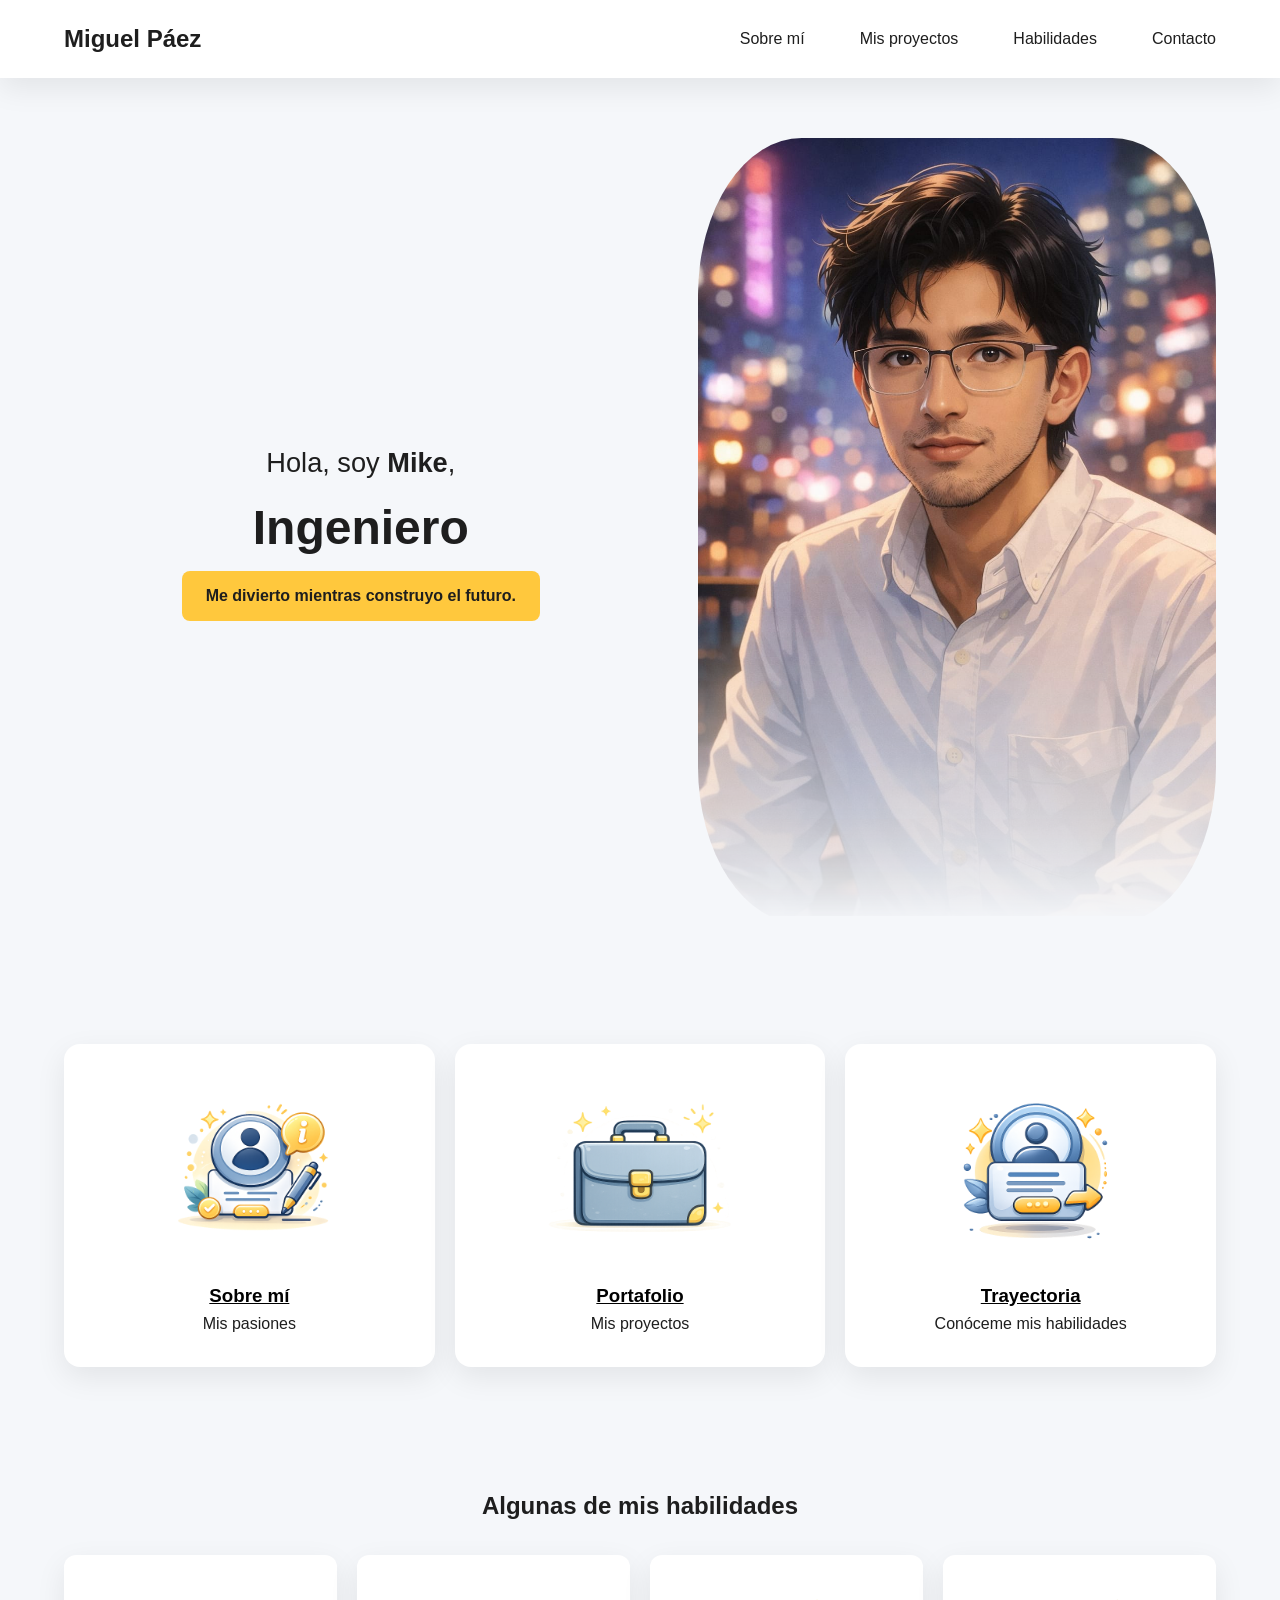
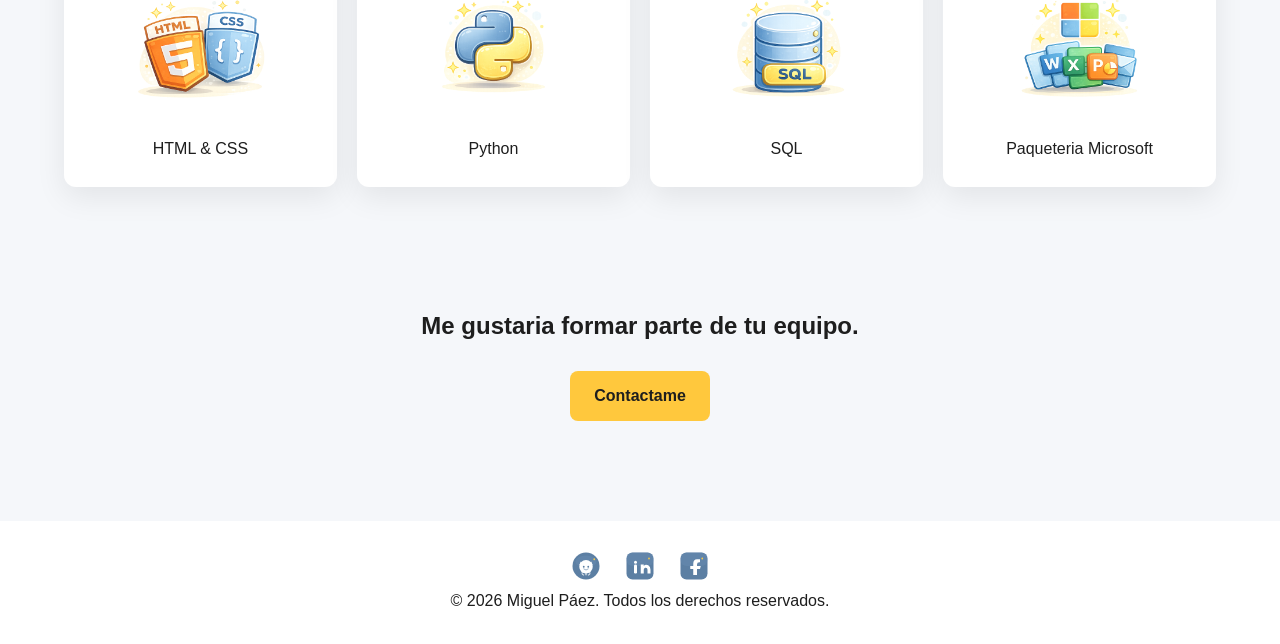
<file: index.html>
<!DOCTYPE html>
<html lang="es">
    <head>
        <meta charset="UTF-8">
        <meta name="viewport" content="width=device-width, initial-scale=1.0">
        <meta name="description" content="Portafolio profesional de Miguel Paez">
        <title>Portafolio | Miguel Páez</title>
        <link rel="stylesheet" href="CSS/styles.css">
    </head>

    <body>
        <header class="header">
            <div class="container nav-container">
                <h1 class="logo">Miguel Páez</h1>

                <nav class="navbar">

                    <label class="label_hamburguesa" for="menu_hamburguesa">
                        <svg xmlns="http://www.w3.org/2000/svg"
                        width="35"
                        height="35"
                        fill="currentColor"
                        class="list_icon"
                        viewBox="0 0 16 16">

                        <path fill-rule="evenodd"
                        d="M2.5 12a.5.5 0 0 1 .5-.5h10a.5.5 0 0 1 0 1H3a.5.5 0 0 1-.5-.5zm0-4a.5.5 0 0 1 .5-.5h10a.5.5 0 0 1 0 1H3a.5.5 0 0 1-.5-.5zm0-4a.5.5 0 0 1 .5-.5h10a.5.5 0 0 1 0 1H3a.5.5 0 0 1-.5-.5z"/>
                        </svg>
                    </label>

                    <input type="checkbox" id="menu_hamburguesa" class="menu_hamburguesa">

                    <ul class="nav-menu">

                        <li class="li_links">
                        <a href="Pestanas/portafolio.html">Sobre mí</a>
                        </li>

                        <li class="li_links">
                        <a href="Pestanas/portafolio.html">Mis proyectos</a>
                        </li>

                        <li class="li_links">
                        <a href="Pestanas/trayectoria.html">Habilidades</a>
                        </li>

                        <li class="li_links">
                        <a href="#contact">Contacto</a>
                        </li>
                    </ul>

                </nav>
            </div>
        </header>

        <section class="hero">
            <div class="container hero-content">
                <div class="hero-text">
                    <p class="intro">Hola, soy <strong>Mike</strong>,</p>
                    <h2>Ingeniero</h2>
                    <p class="btn btn-primary">Me divierto mientras construyo el futuro.</p><br>  <!-- class="description" -->
                </div>
                <div class="hero-image">
                    <img src="Imágenes/fotoanimada.jpeg" alt="Ilustración Animada">
                </div>
            </div>
        </section>

        <section class="features container">
            <div class="card">
                <img class="icono" src="Imágenes/sobremi.png" alt="Sobre mí">
                <a href="Pestanas/sobre_mi.html"><h3>Sobre mí</h3></a>
                <p>Mis pasiones</p>
            </div>

            <div class="card">
                <img class="icono" src="Imágenes/portafolio.png" alt="Portafolio">
                <a href="Pestanas/portafolio.html"><h3>Portafolio</h3></a>   <!-- <a href="sobre_mi.html" target="_blank"><h3>Portafolio</h3></a>    #Para abrir en una nueva pagina -->
                <p>Mis proyectos</p>
            </div> 

            <div class="card">
                <img class="icono" src="Imágenes/trayectoria.png" alt="Contacto">
                <a href="Pestanas/trayectoria.html"><h3>Trayectoria</h3></a>
                <p>Conóceme mis habilidades</p>
            </div>

        </section>

        <section class="skills">
            <div class="container">
                <h2>Algunas de mis habilidades</h2>

                <div class="skills-grid">
                    <div class="skill-card">
                        <img class="skill-img" src="Imágenes/hmtl-css.png" alt="HTML y CSS">
                        <p>HTML & CSS</p>
                    </div>

                    <div class="skill-card">
                        <img class="skill-img" src="Imágenes/python.png" alt="JavaScript">
                        <p>Python</p>
                    </div>

                    <div class="skill-card">
                        <img class="skill-img" src="Imágenes/sql.png" alt="React">
                        <p>SQL</p>
                    </div>

                    <div class="skill-card">
                        <img class="skill-img" src="Imágenes/microsoft.png" alt="Node.js">
                        <p>Paqueteria Microsoft</p>
                    </div>
                </div>
            </div>
        </section>

        <section class="cta" id="contact">
            <div class="container">
                <h2>Me gustaria formar parte de tu equipo.</h2>
                <br>
                <a href="Documentos/Miguel - CV.pdf" target="_blank" class="btn btn-primary">Contactame</a>
            </div>
        </section>

        <footer class="footer">
            <div class="container footer-content">
                <div class="social-icons">
                    <a href=""><img src="Imágenes/git.svg" alt="GitHub"></a>
                    <a href=""><img src="Imágenes/link.svg" alt="LinkedIn"></a>
                    <a href=""><img src="Imágenes/facebook.svg" alt="Facebook"></a>
                </div>
                <p>© 2026 Miguel Páez. Todos los derechos reservados.</p>
            </div>
        </footer>
    </body>
</html>
</file>
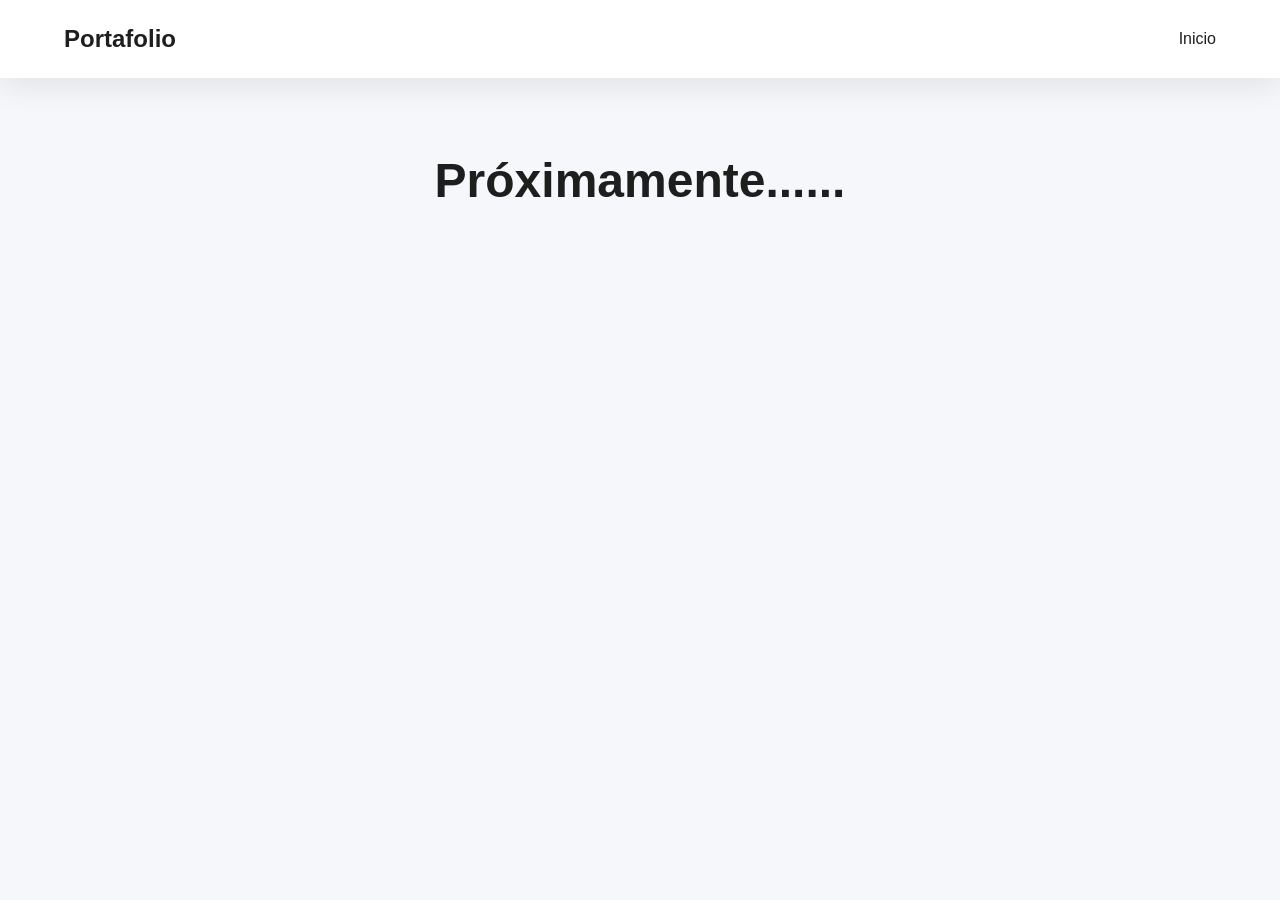
<file: Pestanas/portafolio.html>
<!DOCTYPE html>
<html lang="es">
    <head>
        <meta charset="UTF-8">
        <meta name="viewport" content="width=device-width, initial-scale=1.0">
        <meta name="description" content="Portafolio profesional de Miguel Paez">
        <title>Portafolio</title>
        <link rel="stylesheet" href="../CSS/styles.css">
    </head>

    <body>
        <header class="header">
            <div class="container nav-container">
                <h1 class="logo">Portafolio</h1>
                <nav class="navbar">

                    <label class="label_hamburguesa" for="menu_hamburguesa">
                        <svg xmlns="http://www.w3.org/2000/svg"
                        width="35"
                        height="35"
                        fill="currentColor"
                        class="list_icon"
                        viewBox="0 0 16 16">

                        <path fill-rule="evenodd"
                        d="M2.5 12a.5.5 0 0 1 .5-.5h10a.5.5 0 0 1 0 1H3a.5.5 0 0 1-.5-.5zm0-4a.5.5 0 0 1 .5-.5h10a.5.5 0 0 1 0 1H3a.5.5 0 0 1-.5-.5zm0-4a.5.5 0 0 1 .5-.5h10a.5.5 0 0 1 0 1H3a.5.5 0 0 1-.5-.5z"/>
                        </svg>
                    </label>

                    <input type="checkbox" id="menu_hamburguesa" class="menu_hamburguesa">

                    <ul class="nav-menu">

                        <li class="li_links">
                        <li><a href="../index.html">Inicio</a></li>
                        </li>

                    </ul>

                </nav>
            </div>
        </header>

        <section class="hero">
            <div class="container hero-content">
                <div class="hero-text">
                    
                    <h2>Próximamente......</h2>
                    
                </div>
                
            </div>
        </section>

    </body>
</html>
</file>
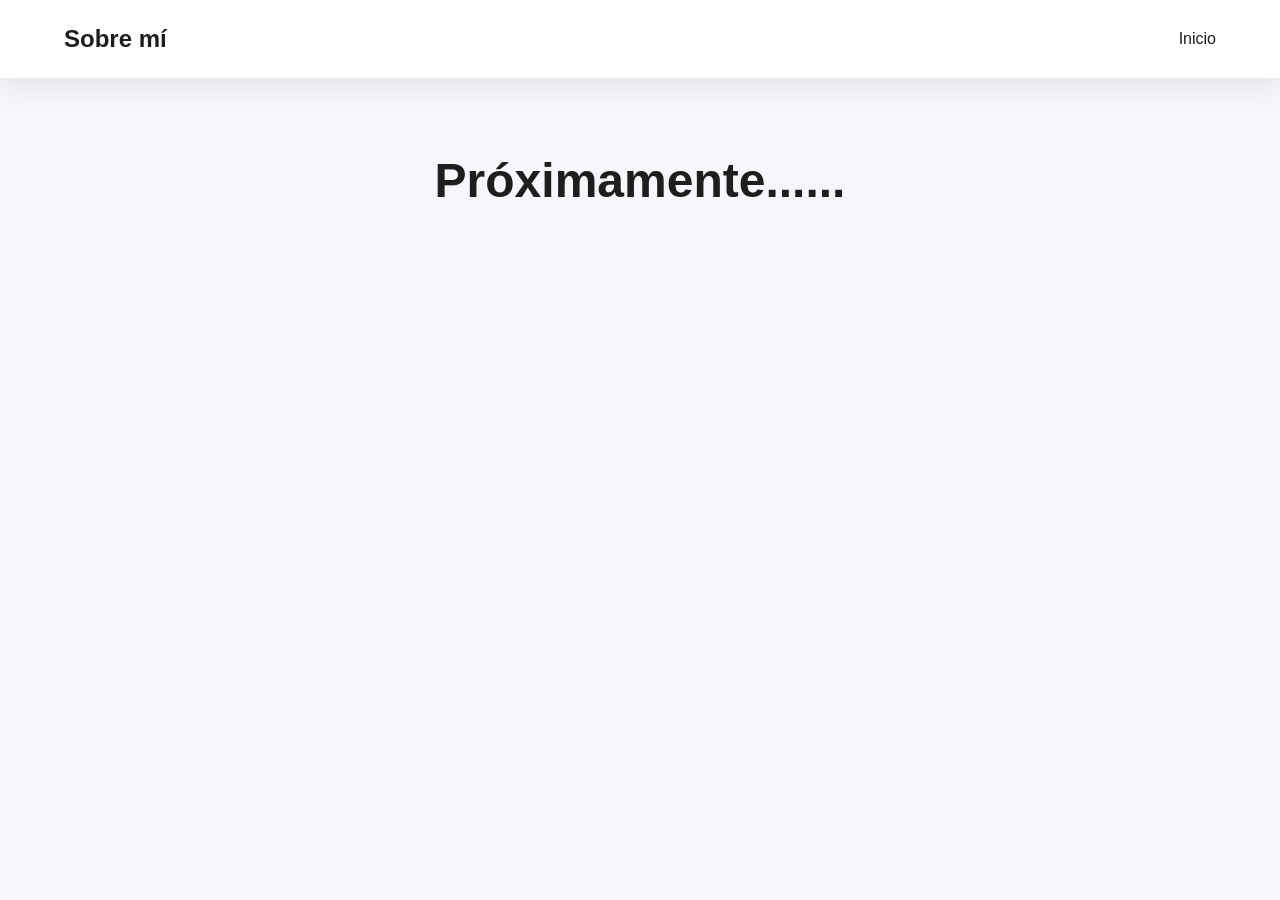
<file: Pestanas/sobre_mi.html>
<!DOCTYPE html>
<html lang="es">
    <head>
        <meta charset="UTF-8">
        <meta name="viewport" content="width=device-width, initial-scale=1.0">
        <meta name="description" content="Portafolio profesional de Miguel Paez">
        <title>Sobre mi</title>
        <link rel="stylesheet" href="../CSS/styles.css">
    </head>

    <body>
        <header class="header">
            <div class="container nav-container">
                <h1 class="logo">Sobre mí</h1>
                <nav class="navbar">

                    <label class="label_hamburguesa" for="menu_hamburguesa">
                        <svg xmlns="http://www.w3.org/2000/svg"
                        width="35"
                        height="35"
                        fill="currentColor"
                        class="list_icon"
                        viewBox="0 0 16 16">

                        <path fill-rule="evenodd"
                        d="M2.5 12a.5.5 0 0 1 .5-.5h10a.5.5 0 0 1 0 1H3a.5.5 0 0 1-.5-.5zm0-4a.5.5 0 0 1 .5-.5h10a.5.5 0 0 1 0 1H3a.5.5 0 0 1-.5-.5zm0-4a.5.5 0 0 1 .5-.5h10a.5.5 0 0 1 0 1H3a.5.5 0 0 1-.5-.5z"/>
                        </svg>
                    </label>

                    <input type="checkbox" id="menu_hamburguesa" class="menu_hamburguesa">

                    <ul class="nav-menu">

                        <li class="li_links">
                        <li><a href="../index.html">Inicio</a></li>
                        </li>

                    </ul>

                </nav>
            </div>
        </header>

        <section class="hero">
            <div class="container hero-content">
                <div class="hero-text">
                    
                    <h2>Próximamente......</h2>
                    
                </div>
                
            </div>
        </section>

    </body>
</html>
</file>
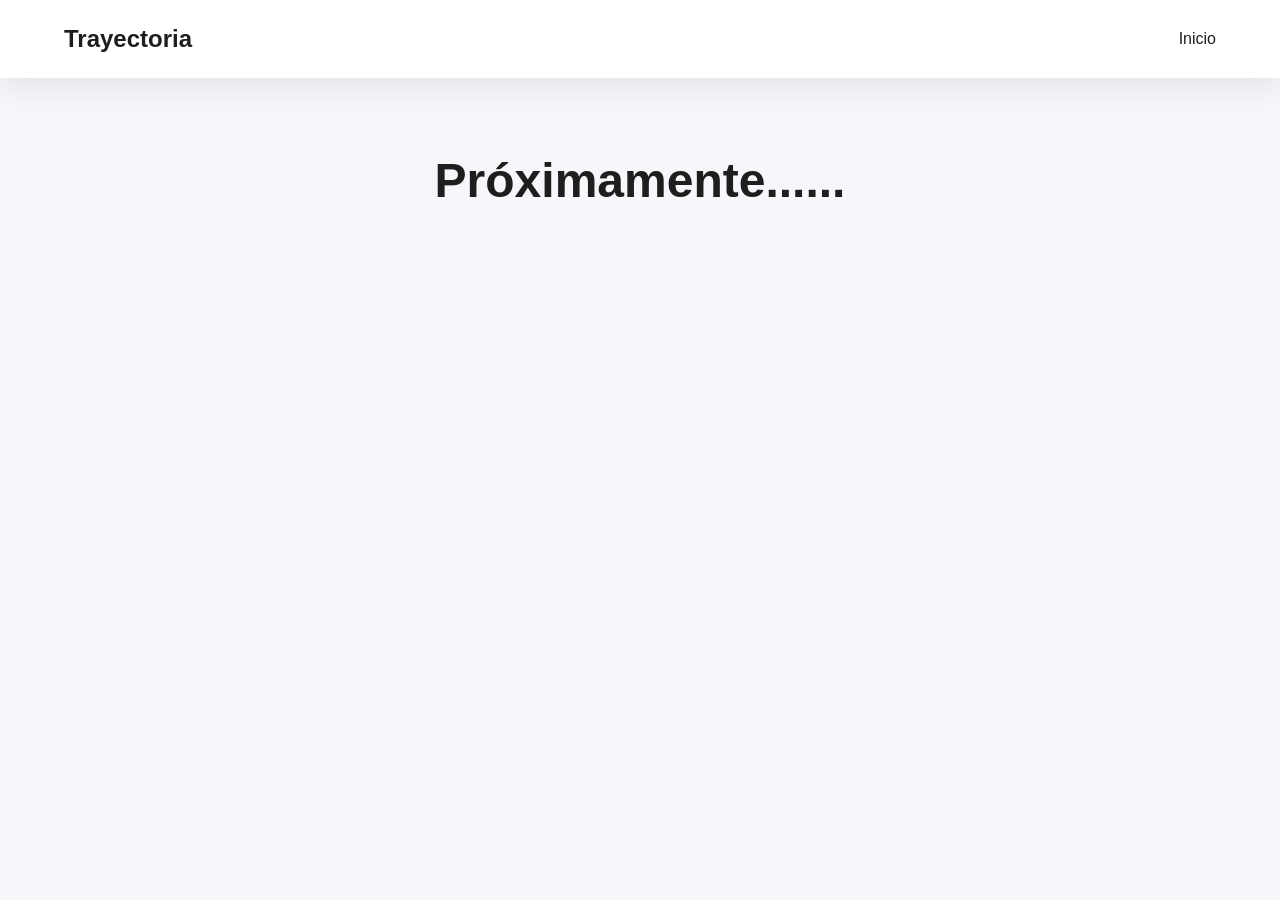
<file: Pestanas/trayectoria.html>
<!DOCTYPE html>
<html lang="es">
    <head>
        <meta charset="UTF-8">
        <meta name="viewport" content="width=device-width, initial-scale=1.0">
        <meta name="description" content="Portafolio profesional de Miguel Paez">
        <title>Trayectoria</title>
        <link rel="stylesheet" href="../CSS/styles.css">
    </head>

    <body>
        <header class="header">
            <div class="container nav-container">
                <h1 class="logo">Trayectoria</h1>
               <nav class="navbar">

                    <label class="label_hamburguesa" for="menu_hamburguesa">
                        <svg xmlns="http://www.w3.org/2000/svg"
                        width="35"
                        height="35"
                        fill="currentColor"
                        class="list_icon"
                        viewBox="0 0 16 16">

                        <path fill-rule="evenodd"
                        d="M2.5 12a.5.5 0 0 1 .5-.5h10a.5.5 0 0 1 0 1H3a.5.5 0 0 1-.5-.5zm0-4a.5.5 0 0 1 .5-.5h10a.5.5 0 0 1 0 1H3a.5.5 0 0 1-.5-.5zm0-4a.5.5 0 0 1 .5-.5h10a.5.5 0 0 1 0 1H3a.5.5 0 0 1-.5-.5z"/>
                        </svg>
                    </label>

                    <input type="checkbox" id="menu_hamburguesa" class="menu_hamburguesa">

                    <ul class="nav-menu">

                        <li class="li_links">
                        <li><a href="../index.html">Inicio</a></li>
                        </li>

                    </ul>

                </nav>
            </div>
        </header>

        <section class="hero">
            <div class="container hero-content">
                <div class="hero-text">
                    
                    <h2>Próximamente......</h2>
                    
                </div>
                
            </div>
        </section>

    </body>
</html>
</file>
<file: CSS/styles.css>
/* ===============================
   VARIABLES
================================= */
:root {
    --primary-color: #FFC83D;
    --dark-color: #1E1E1E;
    --text-color: #555;
    --background: #f5f7fa;
    --white: #ffffff;
    --shadow: 0 10px 30px rgba(0,0,0,0.08);
}

/* ===============================
   RESET
================================= */
* {
    margin: 0;
    padding: 0;
    box-sizing: border-box;
}

html {
    scroll-behavior: smooth;
}

body {
    font-family: 'Segoe UI', sans-serif;
    background: var(--background);
    color: var(--dark-color);
    line-height: 1.6;
}

/* ===============================
   UTILIDADES
================================= */
.container {
    width: 90%;
    max-width: 1200px;
    margin: auto;
}

img {
    max-width: 100%;
    height: auto;
}

.btn {
    display: inline-block;
    padding: 12px 24px;
    border-radius: 8px;
    text-decoration: none;
    font-weight: 600;
    transition: 0.3s ease;
}

.btn-primary {
    background: var(--primary-color);
    color: var(--dark-color);
}

.btn-primary:hover {
    transform: translateY(-3px);
}

/* ===============================
   HEADER
================================= */
.header {
    background: var(--white);
    padding: 20px 0;
    box-shadow: var(--shadow);
}

.logo{
    font-size: 1.5rem;
}

.nav-container {
    display: flex;
    justify-content: space-between;
    align-items: center;
}

.nav-menu {
    list-style: none;
    display: none; /* oculto en móvil */
    flex-direction: column;
    gap: 15px;
    position: absolute;
    top: 70px;
    right: 20px;
    background: var(--white);
    padding: 20px;
    border-radius: 12px;
    box-shadow: var(--shadow);
}

.nav-menu a {
    text-decoration: none;
    color: var(--dark-color);
}

/* ===============================
MENU HAMBURGUESA
================================= */
.menu_hamburguesa{
    display:none;
}


.label_hamburguesa{
    cursor:pointer;
    display:block;
}

.list_icon{
    color:var(--dark-color);
    cursor: pointer;
}

.nav-menu{
    width:100%;
    background:var(--white);
    position:absolute;
    top:70px;
    left:0;
    height:0;
    overflow:hidden;
    display:flex;
    flex-direction:column;
    align-items:center;
    justify-content:center;
    gap:55px;
    transition:all .3s;
}

.menu_hamburguesa:checked + .nav-menu{
    height:300px;
}

@media(min-width:768px){
    .label_hamburguesa{
        display:none;
    }
    .nav-menu{

        display:flex;
        position:static;
        flex-direction:row;
        height:auto;
        overflow:visible;
        background:none;
    }

}

/* ===============================
   HERO (Mobile First)
================================= */
.hero {
    padding: 60px 0;
}

.intro{
    font-size: 170%;
}

.hero-content {
    display: flex;
    flex-direction: column;
    text-align: center;
    gap: 40px;
}

.hero-text h2 {
    font-size: 3rem;
    margin: 5px 0;
}

.hero-text{
    text-align: center;
}

.hero-image{
    mask-image: linear-gradient(#F5F7FA 60%, transparent);
    height:auto;
    max-width: 45%;
    margin: auto;
    border-radius: 20% ;
}

/* ===============================
   FEATURES
================================= */
.features {
    display: grid ;
    grid-template-columns: repeat(auto-fit, minmax(200px, 1fr));
    gap: 20px;
    margin: 60px auto;
}

.card {
    background: var(--white);
    padding: 30px;
    border-radius: 16px;
    box-shadow: var(--shadow);
    text-align: center;
    transition: 0.3s ease;
}

.card a{
    display: grid;
    color: #000000;
}


.card:hover {
    transform: translateY(-5px);
}

.icono{
    width: auto;
    height: 200px;
    margin: auto;
}

/* ===============================
   SKILLS
================================= */
.skills {
    padding: 60px 0;
    text-align: center;
}

.skills-grid {
    display: grid;
    gap: 20px;
    margin-top: 30px;
}

.skill-card {
    background: var(--white);
    padding: 25px;
    border-radius: 12px;
    box-shadow: var(--shadow);
}

.skill-img{
    margin: auto;
    height: auto;
}

/* ===============================
   CTA
================================= */
.cta {
    text-align: center;
    padding: 60px 0;
}

/* ===============================
   FOOTER
================================= */
.footer {
    background: var(--white);
    padding: 30px 0;
    text-align: center;
    margin-top: 40px;
}

.social-icons img {
    width: 30px;
    margin: 0 10px;
}

/* ==========================================
   📲 TABLET (min-width: 768px)
============================================= */
@media (min-width: 768px) {

    .hero-text h2 {
        font-size: 2.5rem;
    }

    .features {
        grid-template-columns: repeat(2, 1fr);
    }

    .skills-grid {
        grid-template-columns: repeat(2, 1fr);
    }

    .nav-menu {
        display: flex;
        position: static;
        flex-direction: row;
        background: none;
        box-shadow: none;
        padding: 0;
    }
}

/* ==========================================
   💻 DESKTOP (min-width: 1024px)
============================================= */
@media (min-width: 1024px) {

    .hero-content {
        flex-direction: row;
        text-align: left;
        justify-content: space-between;
        align-items: center;
    }

    .hero-text {
        flex: 1;
    }

    .hero-image {
        flex: 1;
        text-align: right;
    }

    .hero-text h2 {
        font-size: 3rem;
    }

    .features {
        grid-template-columns: repeat(3, 1fr);
    }

    .skills-grid {
        grid-template-columns: repeat(4, 1fr);
    }
}

/* ==========================================
   🖥 PANTALLAS GRANDES (min-width: 1400px)
============================================= */
@media (min-width: 1400px) {

    .container {
        max-width: 1400px;
    }

    .hero-text h2 {
        font-size: 3.5rem;
    }
}
</file>
